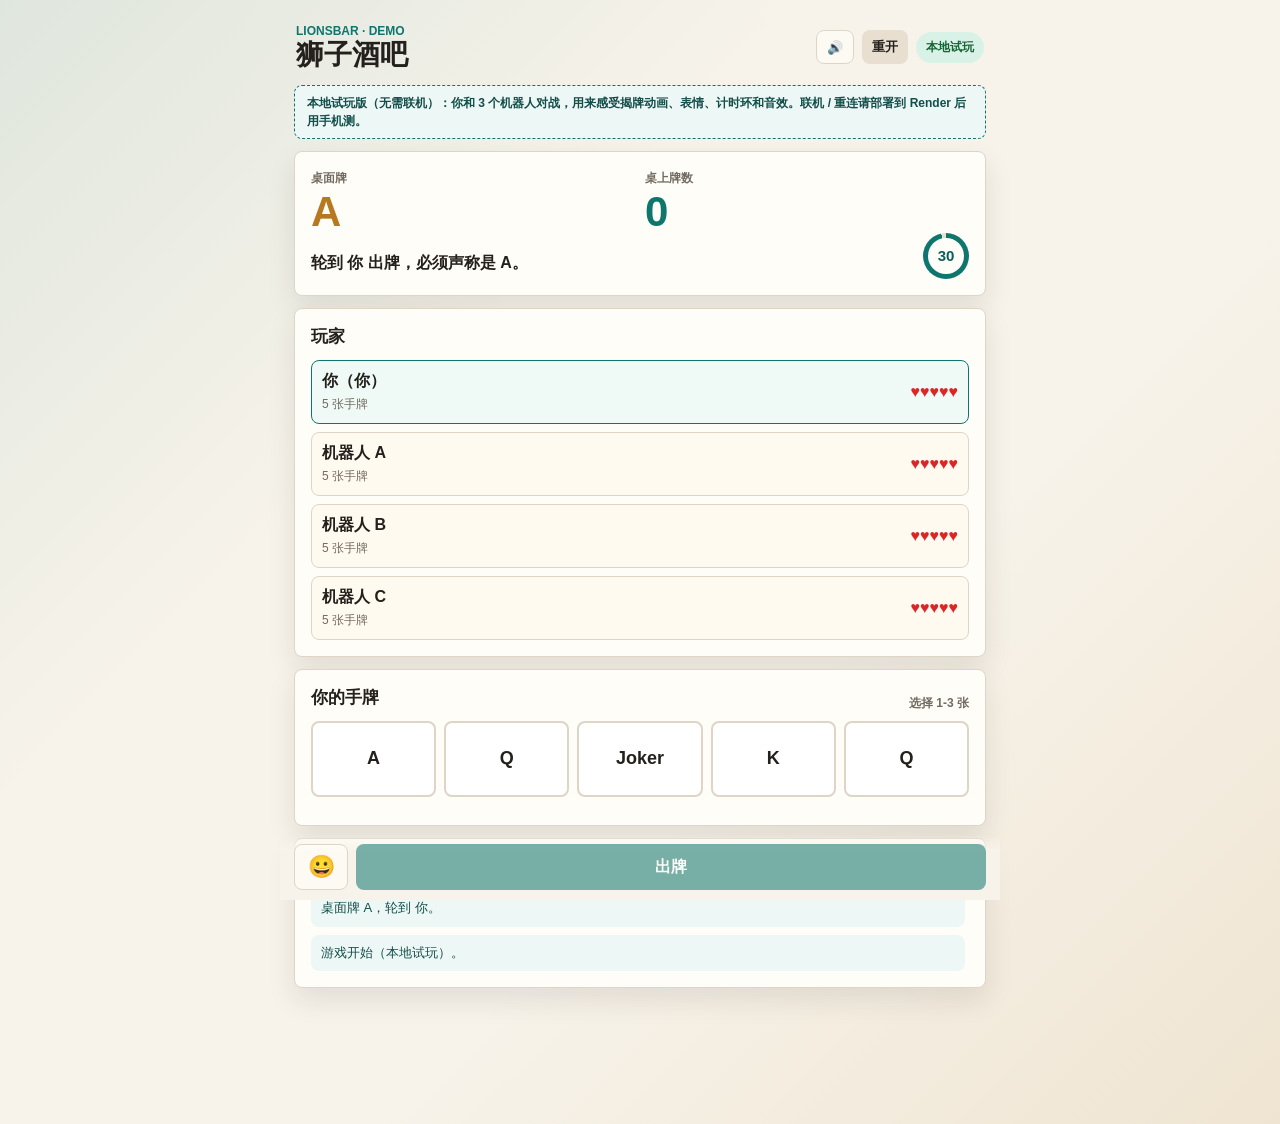
<file: static/lionsbar-demo.html>
<!doctype html>
<html lang="zh-CN">
  <head>
    <meta charset="utf-8" />
    <meta name="viewport" content="width=device-width, initial-scale=1, viewport-fit=cover" />
    <title>狮子酒吧 · 本地试玩</title>
    <link rel="stylesheet" href="style.css?v=demo-20260606-1" />
    <style>
      /* demo-only banner */
      .demo-note {
        margin-bottom: 12px;
        padding: 8px 12px;
        border: 1px dashed var(--accent);
        border-radius: 8px;
        background: #edf7f5;
        color: #134e4a;
        font-size: 12px;
        font-weight: 800;
        line-height: 1.5;
      }
    </style>
  </head>
  <body>
    <main class="app">
      <header class="topbar">
        <div>
          <p class="eyebrow">Lionsbar · Demo</p>
          <h1>狮子酒吧</h1>
        </div>
        <div class="top-actions">
          <button class="small ghost" id="muteBtn" type="button" aria-label="声音开关">🔊</button>
          <button class="small" id="restartBtn" type="button">重开</button>
          <div class="status online" id="connectionStatus">本地试玩</div>
        </div>
      </header>

      <section class="game" id="gamePanel">
        <p class="demo-note">本地试玩版（无需联机）：你和 3 个机器人对战，用来感受揭牌动画、表情、计时环和音效。联机 / 重连请部署到 Render 后用手机测。</p>

        <section class="panel">
          <div class="round-grid">
            <div>
              <span class="muted">桌面牌</span>
              <div class="rank" id="tableRank">A</div>
            </div>
            <div>
              <span class="muted">桌上牌数</span>
              <div class="rank secondary" id="tableCount">0</div>
            </div>
          </div>
          <div class="turn-row">
            <p class="turn" id="turnText">准备开始。</p>
            <div class="turn-timer hidden" id="turnTimer"><span id="turnTimerNum">0</span></div>
          </div>
          <div class="claim hidden" id="claimBox"></div>
        </section>

        <section class="panel">
          <div class="section-title"><h2>玩家</h2></div>
          <div class="players" id="playersList"></div>
        </section>

        <section class="panel" id="handPanel">
          <div class="section-title">
            <h2>你的手牌</h2>
            <span class="muted" id="handHint">最多出 3 张</span>
          </div>
          <div class="hand" id="handCards"></div>
        </section>

        <section class="panel">
          <h2>记录</h2>
          <div class="log" id="logList"></div>
        </section>
      </section>
    </main>

    <div class="actionbar hidden" id="actionBar">
      <button class="ghost emote-toggle" id="emoteToggle" type="button" aria-label="发送表情">😀</button>
      <div class="actionbar-main" id="actionMain">
        <button class="danger hidden" id="challengeBtn" type="button">质疑</button>
        <button class="ghost hidden" id="passBtn" type="button">放行并出牌</button>
        <button class="primary hidden" id="playCardsBtn" type="button">出牌</button>
      </div>
    </div>
    <div class="emote-popover hidden" id="emotePopover"></div>
    <div class="emote-layer" id="emoteLayer" aria-hidden="true"></div>
    <div class="reveal hidden" id="revealOverlay" aria-hidden="true"></div>

    <script>
      // ===== shared UI helpers (same look & feel as production app.js) =====
      const $ = (id) => document.getElementById(id);
      const els = {
        muteBtn: $("muteBtn"), restartBtn: $("restartBtn"),
        tableRank: $("tableRank"), tableCount: $("tableCount"),
        turnText: $("turnText"), turnTimer: $("turnTimer"), turnTimerNum: $("turnTimerNum"),
        claimBox: $("claimBox"), playersList: $("playersList"),
        handHint: $("handHint"), handCards: $("handCards"), logList: $("logList"),
        actionBar: $("actionBar"), emoteToggle: $("emoteToggle"), emotePopover: $("emotePopover"),
        emoteLayer: $("emoteLayer"), revealOverlay: $("revealOverlay"),
        challengeBtn: $("challengeBtn"), passBtn: $("passBtn"), playCardsBtn: $("playCardsBtn"),
      };

      const EMOTES = ["😏", "🤨", "😎", "😱", "😭", "🤝", "🔥", "💀"];
      let audioCtx = null;
      let muted = localStorage.getItem("lionsbar_muted") === "1";
      const timerState = { endsAt: null, total: 0, mine: false };

      function ensureAudio() {
        if (muted) return null;
        if (!audioCtx) {
          const Ctx = window.AudioContext || window.webkitAudioContext;
          if (!Ctx) return null;
          try { audioCtx = new Ctx(); } catch (e) { audioCtx = null; }
        }
        if (audioCtx && audioCtx.state === "suspended") audioCtx.resume().catch(() => {});
        return audioCtx;
      }
      function blip(freq, start, dur, type = "sine", gain = 0.08) {
        if (!audioCtx) return;
        try {
          const o = audioCtx.createOscillator(), g = audioCtx.createGain();
          o.type = type; o.frequency.value = freq; o.connect(g); g.connect(audioCtx.destination);
          const t = audioCtx.currentTime + start;
          g.gain.setValueAtTime(0.0001, t);
          g.gain.linearRampToValueAtTime(gain, t + 0.012);
          g.gain.exponentialRampToValueAtTime(0.0001, t + dur);
          o.start(t); o.stop(t + dur + 0.03);
        } catch (err) {}
      }
      function playSound(kind) {
        if (muted || !ensureAudio()) return;
        if (kind === "yourturn") { blip(660, 0, 0.12, "triangle"); blip(880, 0.12, 0.16, "triangle"); }
        else if (kind === "play") { blip(420, 0, 0.08, "square", 0.05); }
        else if (kind === "lie") { blip(330, 0, 0.18, "sawtooth", 0.08); blip(196, 0.16, 0.34, "sawtooth", 0.09); }
        else if (kind === "honest") { blip(523, 0, 0.12, "sine"); blip(784, 0.12, 0.18, "sine"); }
        else if (kind === "win") { [523, 659, 784, 1047].forEach((f, i) => blip(f, i * 0.12, 0.22, "triangle", 0.08)); }
        else if (kind === "pop") { blip(880, 0, 0.06, "sine", 0.05); }
      }
      function buzz(p) { if (!muted && navigator.vibrate) { try { navigator.vibrate(p); } catch (e) {} } }
      function setMute(on) {
        muted = on; localStorage.setItem("lionsbar_muted", on ? "1" : "0");
        els.muteBtn.textContent = on ? "🔇" : "🔊"; if (!on) ensureAudio();
      }

      function buildEmotePopover() {
        if (els.emotePopover.dataset.ready) return;
        EMOTES.forEach((e) => {
          const b = document.createElement("button");
          b.type = "button"; b.textContent = e;
          b.addEventListener("click", () => { floatEmote("你", e); closeEmote(); });
          els.emotePopover.append(b);
        });
        els.emotePopover.dataset.ready = "1";
      }
      function toggleEmote() { buildEmotePopover(); els.emotePopover.classList.toggle("hidden"); }
      function closeEmote() { els.emotePopover.classList.add("hidden"); }
      function floatEmote(name, emoji) {
        const fly = document.createElement("div");
        fly.className = "emote-fly";
        fly.style.left = (8 + Math.random() * 72) + "%";
        const em = document.createElement("div"); em.className = "emoji"; em.textContent = emoji;
        const who = document.createElement("div"); who.className = "who"; who.textContent = name;
        fly.append(em, who); els.emoteLayer.append(fly);
        setTimeout(() => fly.remove(), 2300); playSound("pop");
      }

      function showReveal(ev) {
        const box = document.createElement("div"); box.className = "reveal-box";
        const title = document.createElement("div"); title.className = "reveal-title";
        title.textContent = ev.challengerName + " 质疑了 " + ev.claimerName;
        const cards = document.createElement("div"); cards.className = "reveal-cards";
        ev.cards.forEach((c, i) => {
          const el = document.createElement("div");
          const ok = c === ev.claimedRank || c === "Joker";
          el.className = "rc " + (ok ? "good" : "bad");
          el.style.animationDelay = (0.1 + i * 0.12) + "s";
          el.textContent = c === "Joker" ? "★" : c;
          cards.append(el);
        });
        const stamp = document.createElement("div");
        stamp.className = "reveal-stamp " + (ev.isLying ? "lie" : "honest");
        stamp.textContent = ev.isLying ? "🤥 撒谎" : "😇 诚实";
        const result = document.createElement("div"); result.className = "reveal-result";
        const who = document.createElement("span"); who.className = "shake";
        who.textContent = ev.loserName + " " + (ev.eliminated ? "出局！" : "失去 1 点生命");
        result.append(document.createTextNode("声称 " + ev.claimedRank + " × " + ev.claimedCount + " · "), who);
        box.append(title, cards, stamp, result);
        els.revealOverlay.innerHTML = ""; els.revealOverlay.append(box);
        els.revealOverlay.classList.remove("hidden");
        clearTimeout(showReveal.t);
        showReveal.t = setTimeout(hideReveal, 2800);
        try {
          playSound(ev.isLying ? "lie" : "honest");
          buzz(ev.loserId === 0 ? [80, 60, 160] : 40);
        } catch (err) {}
      }
      function hideReveal() { els.revealOverlay.classList.add("hidden"); els.revealOverlay.innerHTML = ""; }

      function tickTimer() {
        if (timerState.endsAt == null) return;
        const remain = Math.max(0, timerState.endsAt - Date.now());
        const frac = timerState.total ? remain / timerState.total : 0;
        els.turnTimer.style.setProperty("--frac", frac.toFixed(3));
        els.turnTimerNum.textContent = String(Math.ceil(remain / 1000));
        els.turnTimer.classList.toggle("mine", timerState.mine);
        els.turnTimer.classList.toggle("low", remain <= 10000);
        if (remain <= 0) onTimeout();
      }
      setInterval(() => { if (timerState.endsAt != null && !els.turnTimer.classList.contains("hidden")) tickTimer(); }, 250);

      // ===== local game engine (port of game.py, demo-sized) =====
      const RANKS = ["A", "K", "Q"];
      const DECK_CFG = { 2: [3, 1], 3: [4, 3], 4: [6, 2], 5: [7, 4], 6: [9, 3] };
      const TURN_MS = 30000;
      let players, current, phase, tableRank, tableCount, lastClaim, allowPass, winner, sel, aiTimer, turnKey;

      const pick = (a) => a[Math.floor(Math.random() * a.length)];
      function shuffle(a) { for (let i = a.length - 1; i > 0; i--) { const j = Math.floor(Math.random() * (i + 1)); [a[i], a[j]] = [a[j], a[i]]; } return a; }
      function aliveIdxs() { return players.map((p, i) => i).filter((i) => players[i].alive); }
      function nextAlive(from) { const n = players.length; for (let k = 1; k <= n; k++) { const i = (from + k) % n; if (players[i].alive) return i; } return from; }
      function nextWithCards(from) { const n = players.length; for (let k = 1; k <= n; k++) { const i = (from + k) % n; if (players[i].alive && players[i].hand.length) return i; } return from; }
      function buildDeck(n) { const [base, jok] = DECK_CFG[n]; const d = []; RANKS.forEach((r) => { for (let i = 0; i < base; i++) d.push(r); }); for (let i = 0; i < jok; i++) d.push("Joker"); return shuffle(d); }

      let logLines = [];
      function log(text, kind = "info") { logLines.push({ text, kind }); if (logLines.length > 22) logLines = logLines.slice(-22); }

      function startGame() {
        players = [
          { name: "你", hp: 5, hand: [], alive: true, bot: false },
          { name: "机器人 A", hp: 5, hand: [], alive: true, bot: true },
          { name: "机器人 B", hp: 5, hand: [], alive: true, bot: true },
          { name: "机器人 C", hp: 5, hand: [], alive: true, bot: true },
        ];
        winner = null; sel = new Set(); logLines = []; tableCount = 0;
        log("游戏开始（本地试玩）。", "system");
        resetRound(0, true);
        commit();
      }

      function resetRound(starterIdx, first) {
        lastClaim = null; tableCount = 0; tableRank = pick(RANKS);
        const deck = buildDeck(aliveIdxs().length);
        aliveIdxs().forEach((i) => { players[i].hand = deck.splice(0, 5); });
        current = players[starterIdx] && players[starterIdx].alive ? starterIdx : nextAlive(starterIdx);
        phase = "play"; allowPass = false; sel = new Set();
        log((first ? "桌面牌 " : "新一轮，桌面牌 ") + tableRank + "，轮到 " + players[current].name + "。", "system");
      }

      function doPlay(idx, indices) {
        const p = players[idx];
        indices = [...new Set(indices)].sort((a, b) => a - b);
        const actual = indices.map((i) => p.hand[i]);
        indices.slice().sort((a, b) => b - a).forEach((i) => p.hand.splice(i, 1));
        tableCount += actual.length;
        lastClaim = { idx, actual, rank: tableRank, count: actual.length };
        if (idx !== 0) playSound("play");
        log(p.name + " 打出 " + actual.length + " 张，声称是 " + tableRank + "。", "play");
        const others = aliveIdxs().filter((i) => i !== idx && players[i].hand.length > 0);
        if (!others.length) { log("其他人都没有手牌，重新发牌。", "system"); resetRound(idx); return; }
        phase = "challenge"; current = nextWithCards(idx); allowPass = true;
        log("轮到 " + players[current].name + "：质疑或放行。", "system");
      }

      function doPass(byIdx) { phase = "play"; allowPass = false; current = byIdx; log(players[byIdx].name + " 放行，由其出牌。", "pass"); }

      function doChallenge(byIdx) {
        const claim = lastClaim;
        const challenger = players[byIdx], claimer = players[claim.idx];
        const isLying = claim.actual.some((c) => c !== tableRank && c !== "Joker");
        const loserIdx = isLying ? claim.idx : byIdx;
        const loser = players[loserIdx];
        loser.hp -= 1; const eliminated = loser.hp <= 0;
        if (eliminated) { loser.alive = false; loser.hand = []; }
        log(challenger.name + " 质疑 " + claimer.name + "：翻开 " + claim.actual.join("、") + "。" + (isLying ? "质疑成功" : "质疑失败") + "，" + loser.name + " -1 HP。", "reveal");
        if (eliminated) log(loser.name + " 出局。", "eliminated");
        showReveal({ challengerName: challenger.name, claimerName: claimer.name, cards: claim.actual, claimedRank: claim.rank, claimedCount: claim.count, isLying, loserName: loser.name, loserId: loserIdx, eliminated });
        const alive = aliveIdxs();
        if (alive.length === 1) { phase = "ended"; winner = players[alive[0]].name; log("游戏结束，" + winner + " 获胜！", "winner"); setTimeout(() => playSound("win"), 600); return; }
        const starter = loser.alive ? loserIdx : nextAlive(loserIdx);
        resetRound(starter);
      }

      // ===== bots =====
      function botPlay(idx) {
        const hand = players[idx].hand, good = [], bad = [];
        hand.forEach((c, i) => ((c === tableRank || c === "Joker") ? good : bad).push(i));
        let chosen;
        if (good.length) {
          const n = Math.min(good.length, 1 + Math.floor(Math.random() * Math.min(3, good.length)));
          chosen = good.slice(0, n);
          if (bad.length && chosen.length < 3 && Math.random() < 0.35) chosen.push(bad[0]);
        } else {
          const n = 1 + Math.floor(Math.random() * Math.min(2, bad.length));
          chosen = bad.slice(0, n);
        }
        doPlay(idx, chosen);
      }
      function botDecide(idx) {
        const p = 0.18 + 0.12 * lastClaim.count;
        if (Math.random() < p) doChallenge(idx); else doPass(idx);
      }
      function botAct() {
        if (phase === "ended" || current === 0) return;
        if (phase === "play") botPlay(current);
        else if (phase === "challenge") botDecide(current);
        if (Math.random() < 0.22) floatEmote(players[current] ? players[current].name : "", pick(EMOTES));
        commit();
      }

      function onTimeout() {
        if (phase === "ended" || current !== 0) return;
        if (phase === "play") {
          const h = players[0].hand;
          if (h.length) { log("⏱ 你超时，自动出 1 张。", "system"); doPlay(0, [Math.floor(Math.random() * h.length)]); }
        } else if (phase === "challenge") {
          log("⏱ 你超时，自动放行。", "system"); doPass(0);
        }
        commit();
      }

      // ===== render =====
      function commit() {
        render();
        clearTimeout(aiTimer);
        if (phase !== "ended" && current !== 0) aiTimer = setTimeout(botAct, 1300);
      }

      function render() {
        els.actionBar.classList.remove("hidden");
        els.tableRank.textContent = tableRank;
        els.tableCount.textContent = tableCount;

        // turn text
        if (phase === "ended") els.turnText.textContent = "游戏结束，" + winner + " 获胜。点「重开」再来一局。";
        else if (phase === "challenge") els.turnText.textContent = "轮到 " + players[current].name + " 决定是否质疑。";
        else els.turnText.textContent = "轮到 " + players[current].name + " 出牌，必须声称是 " + tableRank + "。";

        // claim box
        if (lastClaim) { els.claimBox.classList.remove("hidden"); els.claimBox.textContent = players[lastClaim.idx].name + " 刚打出 " + lastClaim.count + " 张，声称是 " + lastClaim.rank + "。"; }
        else { els.claimBox.classList.add("hidden"); }

        // timer
        const active = phase === "play" || phase === "challenge";
        const key = current + ":" + phase;
        if (active) {
          if (key !== turnKey) {
            turnKey = key;
            timerState.endsAt = Date.now() + TURN_MS;
            if (current === 0) { playSound("yourturn"); buzz(120); }
          }
          timerState.total = TURN_MS; timerState.mine = current === 0;
          els.turnTimer.classList.remove("hidden"); tickTimer();
        } else { turnKey = null; timerState.endsAt = null; els.turnTimer.classList.add("hidden"); }

        // players
        els.playersList.innerHTML = "";
        players.forEach((pl, i) => {
          const row = document.createElement("div");
          row.className = "player " + (i === current && phase !== "ended" ? "current " : "") + (pl.alive ? "" : "dead");
          const left = document.createElement("div");
          const nm = document.createElement("div"); nm.className = "player-name"; nm.textContent = pl.name + (i === 0 ? "（你）" : "");
          const meta = document.createElement("div"); meta.className = "player-meta";
          meta.textContent = (pl.alive ? pl.hand.length + " 张手牌" : "已出局");
          left.append(nm, meta);
          const hearts = document.createElement("div"); hearts.className = "hearts";
          hearts.textContent = "♥".repeat(Math.max(pl.hp, 0)) + "♡".repeat(Math.max(5 - pl.hp, 0));
          row.append(left, hearts); els.playersList.append(row);
        });

        // hand
        const canPlay = phase === "play" && current === 0 && players[0].alive;
        els.handHint.textContent = canPlay ? "选择 1-3 张" : "只有你能看到";
        els.handCards.innerHTML = "";
        players[0].hand.forEach((c, i) => {
          const b = document.createElement("button");
          b.className = "card " + (sel.has(i) ? "selected" : ""); b.textContent = c; b.disabled = !canPlay;
          b.addEventListener("click", () => {
            if (sel.has(i)) sel.delete(i); else if (sel.size < 3) sel.add(i); else return;
            render();
          });
          els.handCards.append(b);
        });
        if (!players[0].hand.length) { const e = document.createElement("p"); e.className = "muted"; e.textContent = "本轮没有手牌。"; els.handCards.append(e); }

        // action bar
        els.playCardsBtn.classList.toggle("hidden", !canPlay);
        els.playCardsBtn.disabled = sel.size === 0;
        const canDecide = phase === "challenge" && current === 0 && players[0].alive;
        els.challengeBtn.classList.toggle("hidden", !canDecide);
        els.passBtn.classList.toggle("hidden", !(canDecide && allowPass));

        // log
        els.logList.innerHTML = "";
        logLines.slice().reverse().forEach((l) => { const d = document.createElement("div"); d.className = "log-line " + (l.kind || ""); d.textContent = l.text; els.logList.append(d); });
      }

      // ===== events =====
      els.playCardsBtn.addEventListener("click", () => { if (!sel.size) return; const idx = [...sel].sort((a, b) => a - b); sel = new Set(); doPlay(0, idx); commit(); });
      els.challengeBtn.addEventListener("click", () => { doChallenge(0); commit(); });
      els.passBtn.addEventListener("click", () => { doPass(0); commit(); });
      els.muteBtn.addEventListener("click", () => setMute(!muted));
      els.restartBtn.addEventListener("click", () => { ensureAudio(); startGame(); });
      els.emoteToggle.addEventListener("click", (e) => { e.stopPropagation(); ensureAudio(); toggleEmote(); });
      els.revealOverlay.addEventListener("click", hideReveal);
      document.addEventListener("click", (e) => {
        if (els.emotePopover.classList.contains("hidden")) return;
        if (els.emotePopover.contains(e.target) || e.target === els.emoteToggle) return;
        closeEmote();
      });
      window.addEventListener("keydown", (e) => {
        if (e.key !== "Escape") return;
        if (!els.revealOverlay.classList.contains("hidden")) hideReveal();
        else if (!els.emotePopover.classList.contains("hidden")) closeEmote();
      });

      setMute(muted);
      startGame();
    </script>
  </body>
</html>
</file>
<file: static/style.css>
:root {
  color-scheme: light;
  --bg: #f7f3ea;
  --panel: #fffdf8;
  --ink: #24211d;
  --muted: #736b61;
  --line: #ded5c7;
  --accent: #0f766e;
  --accent-dark: #0b5f59;
  --danger: #c2410c;
  --danger-dark: #9a3412;
  --gold: #b7791f;
  --shadow: 0 12px 28px rgba(36, 33, 29, 0.1);
}

* {
  box-sizing: border-box;
}

body {
  min-height: 100svh;
  margin: 0;
  background:
    linear-gradient(135deg, rgba(15, 118, 110, 0.1), transparent 34%),
    linear-gradient(315deg, rgba(183, 121, 31, 0.12), transparent 38%),
    var(--bg);
  color: var(--ink);
  font-family: -apple-system, BlinkMacSystemFont, "Segoe UI", "Microsoft YaHei", sans-serif;
  letter-spacing: 0;
}

.app {
  width: min(720px, 100%);
  margin: 0 auto;
  padding: calc(18px + env(safe-area-inset-top)) 14px 28px;
}

.topbar {
  display: flex;
  align-items: center;
  justify-content: space-between;
  gap: 12px;
  padding: 6px 2px 14px;
}

.top-actions {
  display: flex;
  flex: 0 0 auto;
  align-items: center;
  gap: 8px;
}

.eyebrow {
  margin: 0 0 2px;
  color: var(--accent);
  font-size: 12px;
  font-weight: 800;
  text-transform: uppercase;
}

h1,
h2,
p {
  margin-top: 0;
}

h1 {
  margin-bottom: 0;
  font-size: 28px;
  line-height: 1.1;
}

h2 {
  margin-bottom: 12px;
  font-size: 17px;
}

.panel {
  margin-bottom: 12px;
  padding: 16px;
  background: var(--panel);
  border: 1px solid var(--line);
  border-radius: 8px;
  box-shadow: var(--shadow);
}

.game {
  padding-bottom: calc(96px + env(safe-area-inset-bottom));
}

.hidden {
  display: none !important;
}

.stack {
  display: grid;
  gap: 12px;
}

label {
  display: grid;
  gap: 7px;
  color: var(--muted);
  font-size: 13px;
  font-weight: 700;
}

input {
  width: 100%;
  min-height: 46px;
  padding: 10px 12px;
  border: 1px solid var(--line);
  border-radius: 8px;
  background: #ffffff;
  color: var(--ink);
  font: inherit;
  font-size: 16px;
}

button {
  min-height: 46px;
  padding: 10px 14px;
  border: 0;
  border-radius: 8px;
  background: #e8dfd0;
  color: var(--ink);
  font: inherit;
  font-weight: 800;
  cursor: pointer;
  touch-action: manipulation;
}

button:disabled {
  cursor: not-allowed;
  opacity: 0.55;
}

.ghost {
  border: 1px solid var(--line);
  background: rgba(255, 253, 248, 0.78);
}

.primary {
  background: var(--accent);
  color: white;
}

.primary:active {
  background: var(--accent-dark);
}

.danger {
  background: var(--danger);
  color: white;
}

.danger:active {
  background: var(--danger-dark);
}

.small {
  min-height: 34px;
  padding: 7px 10px;
  font-size: 13px;
}

.full {
  width: 100%;
}

.status {
  flex: 0 0 auto;
  padding: 7px 10px;
  border-radius: 999px;
  background: #e8dfd0;
  color: var(--muted);
  font-size: 12px;
  font-weight: 800;
}

.status.online {
  background: #d9f2e7;
  color: #166534;
}

.status.offline {
  background: #fee2e2;
  color: #991b1b;
}

.roomline,
.room-head,
.section-title {
  display: flex;
  align-items: center;
  justify-content: space-between;
  gap: 10px;
}

.muted {
  color: var(--muted);
  font-size: 12px;
  font-weight: 700;
}

#roomCodeLabel,
#gameRoomCode {
  display: block;
  margin-top: 2px;
  font-size: 22px;
  letter-spacing: 1px;
}

.round-grid {
  display: grid;
  grid-template-columns: 1fr 1fr;
  gap: 10px;
}

.rank {
  margin-top: 4px;
  color: var(--gold);
  font-size: 42px;
  font-weight: 900;
  line-height: 1;
}

.rank.secondary {
  color: var(--accent);
}

.turn {
  margin: 14px 0 0;
  color: var(--ink);
  font-weight: 800;
  line-height: 1.45;
}

.claim {
  margin-top: 12px;
  padding: 10px;
  border-radius: 8px;
  background: #f1eadf;
  color: var(--ink);
  font-weight: 700;
  line-height: 1.4;
}

.players {
  display: grid;
  gap: 8px;
}

.player {
  display: grid;
  grid-template-columns: 1fr auto;
  gap: 8px;
  align-items: center;
  padding: 10px;
  border: 1px solid var(--line);
  border-radius: 8px;
  background: #fffaf0;
}

.player.current {
  border-color: var(--accent);
  background: #effaf7;
}

.player.dead {
  opacity: 0.58;
}

.player-name {
  overflow-wrap: anywhere;
  font-weight: 900;
}

.owner-badge {
  display: inline-block;
  margin-left: 6px;
  padding: 2px 6px;
  border-radius: 999px;
  background: #edf7f5;
  color: #134e4a;
  font-size: 11px;
  font-weight: 900;
  vertical-align: middle;
}

.player-meta {
  margin-top: 4px;
  color: var(--muted);
  font-size: 12px;
}

.hearts {
  color: #dc2626;
  font-size: 16px;
  white-space: nowrap;
}

.hand {
  display: grid;
  grid-template-columns: repeat(auto-fit, minmax(72px, 1fr));
  gap: 8px;
  margin-bottom: 12px;
}

.card {
  min-height: 76px;
  border: 2px solid var(--line);
  background: #ffffff;
  color: var(--ink);
  font-size: 18px;
}

.card.selected {
  border-color: var(--accent);
  background: #d9f2e7;
  color: var(--accent-dark);
}

.card:disabled {
  opacity: 0.85;
}

.actions {
  display: grid;
  grid-template-columns: 1fr 1fr;
  gap: 10px;
}

.log {
  display: grid;
  gap: 8px;
  max-height: 260px;
  overflow: auto;
  padding-right: 4px;
}

.log-line {
  padding: 9px 10px;
  border-radius: 8px;
  background: #f5efe5;
  color: var(--ink);
  font-size: 13px;
  line-height: 1.45;
}

.log-line.reveal,
.log-line.winner {
  background: #fff1e6;
  color: #7c2d12;
  font-weight: 800;
}

.log-line.system {
  background: #edf7f5;
  color: #134e4a;
}

.toast {
  position: fixed;
  right: 14px;
  bottom: calc(84px + env(safe-area-inset-bottom));
  left: 14px;
  z-index: 40;
  max-width: 720px;
  margin: 0 auto;
  padding: 12px 14px;
  border-radius: 8px;
  background: #24211d;
  color: white;
  font-weight: 800;
  box-shadow: var(--shadow);
}

.modal {
  position: fixed;
  inset: 0;
  z-index: 20;
  display: grid;
  place-items: center;
  padding: 18px 14px;
}

.modal-backdrop {
  position: absolute;
  inset: 0;
  background: rgba(36, 33, 29, 0.42);
  backdrop-filter: blur(3px);
}

.rules-dialog {
  position: relative;
  width: min(720px, 100%);
  max-height: min(820px, calc(100svh - 36px));
  overflow: auto;
  padding: 18px;
  border: 1px solid var(--line);
  border-radius: 12px;
  background:
    linear-gradient(145deg, rgba(15, 118, 110, 0.08), transparent 36%),
    var(--panel);
  box-shadow: 0 24px 70px rgba(36, 33, 29, 0.28);
}

.invite-dialog {
  position: relative;
  width: min(360px, 100%);
  padding: 18px;
  border: 1px solid var(--line);
  border-radius: 12px;
  background:
    linear-gradient(145deg, rgba(15, 118, 110, 0.08), transparent 42%),
    var(--panel);
  box-shadow: 0 24px 70px rgba(36, 33, 29, 0.28);
}

.invite-title {
  align-items: center;
  margin-bottom: 14px;
}

.invite-content {
  display: grid;
  justify-items: center;
  gap: 10px;
}

.qr-shell {
  display: grid;
  place-items: center;
  width: min(272px, 100%);
  min-height: 272px;
  padding: 18px;
  border: 1px solid var(--line);
  border-radius: 8px;
  background: #fffdf8;
}

.qr-shell svg {
  display: block;
  width: 100%;
  max-width: 236px;
  height: auto;
}

.invite-hint,
.invite-link {
  margin: 0;
  color: var(--muted);
  font-size: 13px;
  font-weight: 800;
  overflow-wrap: anywhere;
  text-align: center;
}

.invite-link {
  color: var(--accent-dark);
}

.rules-content {
  display: grid;
  gap: 12px;
}

.rules-card {
  padding: 14px;
  border: 1px solid var(--line);
  border-radius: 10px;
  background: rgba(255, 250, 240, 0.82);
}

.rules-card h3 {
  margin: 0 0 12px;
  font-size: 16px;
}

.rules-list {
  display: grid;
  gap: 10px;
  margin: 0;
}

.rules-list div {
  display: grid;
  grid-template-columns: 86px 1fr;
  gap: 10px;
  padding-bottom: 10px;
  border-bottom: 1px solid rgba(222, 213, 199, 0.78);
}

.rules-list div:last-child {
  padding-bottom: 0;
  border-bottom: 0;
}

.rules-list dt {
  color: var(--accent-dark);
  font-weight: 900;
}

.rules-list dd {
  margin: 0;
  color: var(--ink);
  line-height: 1.65;
}

.rules-note {
  margin-bottom: 12px;
  color: var(--muted);
  font-size: 13px;
  font-weight: 700;
}

.deck-grid {
  display: grid;
  gap: 8px;
}

.deck-grid div {
  display: grid;
  grid-template-columns: 64px 1fr;
  gap: 10px;
  align-items: center;
  padding: 10px;
  border-radius: 8px;
  background: #f5efe5;
}

.deck-grid strong {
  color: var(--gold);
}

.deck-grid span {
  line-height: 1.45;
}

.rules-summary {
  display: flex;
  flex-wrap: wrap;
  gap: 8px;
  margin-top: 12px;
}

.rules-summary span {
  padding: 7px 10px;
  border-radius: 999px;
  background: #edf7f5;
  color: #134e4a;
  font-size: 12px;
  font-weight: 900;
}

.manage-dialog {
  max-height: none;
  overflow: visible;
}

.manage-body {
  display: grid;
  gap: 12px;
}

.manage-section {
  display: grid;
  gap: 10px;
  padding: 12px;
  border: 1px solid var(--line);
  border-radius: 10px;
  background: rgba(255, 250, 240, 0.82);
}

.manage-body h3 {
  margin: 0;
  font-size: 16px;
}

.manage-list {
  display: grid;
  gap: 8px;
  max-height: min(52svh, 360px);
  overflow: auto;
  padding-right: 4px;
}

.manage-divider {
  height: 1px;
  background: rgba(222, 213, 199, 0.9);
}

.manage-row {
  display: grid;
  grid-template-columns: 1fr auto;
  gap: 8px;
  align-items: center;
  padding: 10px;
  border: 1px solid var(--line);
  border-radius: 8px;
  background: #fffaf0;
}

.manage-row button {
  min-width: 64px;
}

@media (max-width: 420px) {
  .app {
    padding: 14px 10px 24px;
  }

  h1 {
    font-size: 24px;
  }

  .panel {
    padding: 13px;
  }

  .round-grid,
  .actions {
    grid-template-columns: 1fr;
  }

  .section-title {
    align-items: flex-start;
    flex-direction: column;
  }

  .section-title .small {
    width: 100%;
  }

  .topbar {
    align-items: flex-start;
  }

  .top-actions {
    align-items: flex-end;
    flex-direction: column;
  }

  .top-actions .small,
  .top-actions .status {
    width: 74px;
    text-align: center;
  }

  .rules-dialog {
    padding: 14px;
  }

  .invite-dialog {
    padding: 14px;
  }

  .invite-title {
    flex-direction: row;
  }

  .invite-title .small {
    width: auto;
  }

  .rules-list div,
  .deck-grid div {
    grid-template-columns: 1fr;
    gap: 4px;
  }
}

/* === interactivity: timer ring, lobby setting, action bar, emotes, reveal === */

.turn-row {
  display: flex;
  align-items: center;
  justify-content: space-between;
  gap: 12px;
}

.turn-timer {
  flex: 0 0 auto;
  display: grid;
  place-items: center;
  width: 46px;
  height: 46px;
  border-radius: 50%;
  background: conic-gradient(var(--accent) calc(var(--frac, 1) * 360deg), #e8dfd0 0deg);
}

.turn-timer > span {
  display: grid;
  place-items: center;
  width: 36px;
  height: 36px;
  border-radius: 50%;
  background: var(--panel);
  color: var(--accent-dark);
  font-size: 15px;
  font-weight: 900;
}

.turn-timer.low {
  background: conic-gradient(var(--danger) calc(var(--frac, 1) * 360deg), #f3d6c6 0deg);
}

.turn-timer.low > span {
  color: var(--danger-dark);
}

.turn-timer.mine {
  animation: timerPulse 1s ease-in-out infinite;
}

@keyframes timerPulse {
  0%, 100% { transform: scale(1); }
  50% { transform: scale(1.08); }
}

.setting-row {
  display: flex;
  align-items: center;
  justify-content: space-between;
  gap: 12px;
}

.setting-hint {
  margin: 3px 0 0;
  color: var(--muted);
  font-size: 11px;
  font-weight: 700;
}

.seg {
  display: inline-flex;
  flex: 0 0 auto;
  gap: 2px;
  padding: 3px;
  border-radius: 999px;
  background: #ece3d4;
}

.seg-btn {
  min-height: 32px;
  padding: 6px 12px;
  border-radius: 999px;
  background: transparent;
  font-size: 13px;
  font-weight: 800;
}

.seg-btn.active {
  background: var(--accent);
  color: #fff;
}

.actionbar {
  position: fixed;
  right: 0;
  bottom: 0;
  left: 0;
  z-index: 30;
  display: flex;
  align-items: stretch;
  gap: 8px;
  width: min(720px, 100%);
  margin: 0 auto;
  padding: 10px 14px calc(10px + env(safe-area-inset-bottom));
  background: linear-gradient(to top, var(--bg) 74%, rgba(247, 243, 234, 0));
}

.actionbar-main {
  display: flex;
  flex: 1 1 auto;
  gap: 8px;
}

.actionbar-main button {
  flex: 1 1 auto;
}

.emote-toggle {
  flex: 0 0 auto;
  width: 54px;
  padding: 0;
  font-size: 22px;
}

.emote-popover {
  position: fixed;
  bottom: calc(76px + env(safe-area-inset-bottom));
  left: 50%;
  z-index: 31;
  display: flex;
  flex-wrap: wrap;
  justify-content: center;
  gap: 6px;
  width: min(330px, calc(100% - 28px));
  padding: 10px;
  border: 1px solid var(--line);
  border-radius: 14px;
  background: var(--panel);
  box-shadow: var(--shadow);
  transform: translateX(-50%);
}

.emote-popover button {
  width: 44px;
  min-height: 44px;
  padding: 0;
  background: #f5efe5;
  font-size: 24px;
}

.emote-layer {
  position: fixed;
  inset: 0;
  z-index: 35;
  overflow: hidden;
  pointer-events: none;
}

.emote-fly {
  position: absolute;
  bottom: 100px;
  display: grid;
  justify-items: center;
  gap: 3px;
  animation: emoteFly 2.2s ease-out forwards;
}

.emote-fly .emoji {
  font-size: 40px;
  line-height: 1;
}

.emote-fly .who {
  max-width: 120px;
  overflow: hidden;
  padding: 1px 7px;
  border-radius: 999px;
  background: rgba(36, 33, 29, 0.82);
  color: #fff;
  font-size: 11px;
  font-weight: 800;
  white-space: nowrap;
  text-overflow: ellipsis;
}

@keyframes emoteFly {
  0% { opacity: 0; transform: translateY(12px) scale(0.6); }
  15% { opacity: 1; transform: translateY(0) scale(1.12); }
  30% { transform: translateY(-6px) scale(1); }
  100% { opacity: 0; transform: translateY(-130px) scale(0.9); }
}

.reveal {
  position: fixed;
  inset: 0;
  z-index: 50;
  display: grid;
  place-items: center;
  padding: 20px;
  background: rgba(36, 33, 29, 0.55);
  backdrop-filter: blur(3px);
}

.reveal-box {
  display: grid;
  justify-items: center;
  gap: 14px;
  width: min(360px, 100%);
  padding: 22px 18px;
  border-radius: 18px;
  background: var(--panel);
  box-shadow: 0 24px 70px rgba(36, 33, 29, 0.4);
  animation: revealIn 0.28s ease;
}

@keyframes revealIn {
  from { opacity: 0; transform: scale(0.85) translateY(12px); }
  to { opacity: 1; transform: scale(1) translateY(0); }
}

.reveal-title {
  color: var(--muted);
  font-size: 14px;
  font-weight: 900;
  text-align: center;
  line-height: 1.4;
}

.reveal-cards {
  display: flex;
  flex-wrap: wrap;
  justify-content: center;
  gap: 8px;
}

.reveal-cards .rc {
  display: grid;
  place-items: center;
  width: 56px;
  height: 76px;
  border: 2px solid var(--line);
  border-radius: 10px;
  background: #fff;
  font-size: 20px;
  font-weight: 900;
  animation: rcFlip 0.5s ease both;
}

.reveal-cards .rc.bad {
  border-color: var(--danger);
  background: #fff1ea;
  color: var(--danger-dark);
}

.reveal-cards .rc.good {
  border-color: var(--accent);
  background: #e9f7f3;
  color: var(--accent-dark);
}

@keyframes rcFlip {
  0% { opacity: 0; transform: rotateY(90deg); }
  100% { opacity: 1; transform: rotateY(0); }
}

.reveal-stamp {
  padding: 8px 18px;
  border-radius: 12px;
  font-size: 23px;
  font-weight: 900;
  letter-spacing: 2px;
  animation: stampIn 0.32s cubic-bezier(0.2, 1.4, 0.4, 1) both;
}

.reveal-stamp.lie {
  border: 2px solid var(--danger);
  background: #fde2d6;
  color: var(--danger-dark);
}

.reveal-stamp.honest {
  border: 2px solid #16a34a;
  background: #d9f2e7;
  color: #166534;
}

@keyframes stampIn {
  0% { opacity: 0; transform: scale(2.2) rotate(-12deg); }
  100% { opacity: 1; transform: scale(1) rotate(-7deg); }
}

.reveal-result {
  color: var(--ink);
  font-size: 14px;
  font-weight: 800;
  line-height: 1.5;
  text-align: center;
}

.reveal-result .shake {
  display: inline-block;
  animation: shake 0.4s ease 0.3s 2;
}

@keyframes shake {
  0%, 100% { transform: translateX(0); }
  25% { transform: translateX(-5px); }
  75% { transform: translateX(5px); }
}

.emote-toggle {
  position: relative;
}

.chat-badge {
  position: absolute;
  top: 3px;
  right: 5px;
  width: 9px;
  height: 9px;
  border-radius: 50%;
  background: var(--danger);
  box-shadow: 0 0 0 2px var(--bg);
}

.chat-sheet {
  position: fixed;
  right: 0;
  bottom: 0;
  left: 0;
  z-index: 36;
  display: flex;
  flex-direction: column;
  width: min(720px, 100%);
  max-height: min(70svh, 520px);
  margin: 0 auto;
  padding: 12px 14px calc(12px + env(safe-area-inset-bottom));
  border: 1px solid var(--line);
  border-radius: 16px 16px 0 0;
  background: var(--panel);
  box-shadow: 0 -16px 50px rgba(36, 33, 29, 0.28);
  animation: sheetUp 0.22s ease;
}

@keyframes sheetUp {
  from { opacity: 0; transform: translateY(20px); }
  to { opacity: 1; transform: translateY(0); }
}

.chat-head {
  display: flex;
  align-items: center;
  justify-content: space-between;
  margin-bottom: 8px;
}

.chat-head h2 {
  margin: 0;
  font-size: 16px;
}

.chat-msgs {
  flex: 1 1 auto;
  display: flex;
  flex-direction: column;
  gap: 6px;
  min-height: 120px;
  padding: 4px 2px;
  overflow: auto;
}

.chat-msg {
  padding: 7px 10px;
  border-radius: 10px;
  background: #f5efe5;
  font-size: 13px;
  line-height: 1.45;
  overflow-wrap: anywhere;
}

.chat-msg.mine {
  background: #e9f7f3;
}

.chat-msg .who {
  margin-right: 6px;
  color: var(--accent-dark);
  font-weight: 900;
}

.chat-empty {
  margin: auto;
  color: var(--muted);
  font-size: 13px;
  font-weight: 700;
}

.chat-input {
  display: flex;
  gap: 8px;
  margin-top: 8px;
}

.chat-input input {
  flex: 1 1 auto;
}

.chat-input button {
  flex: 0 0 auto;
}
</file>
